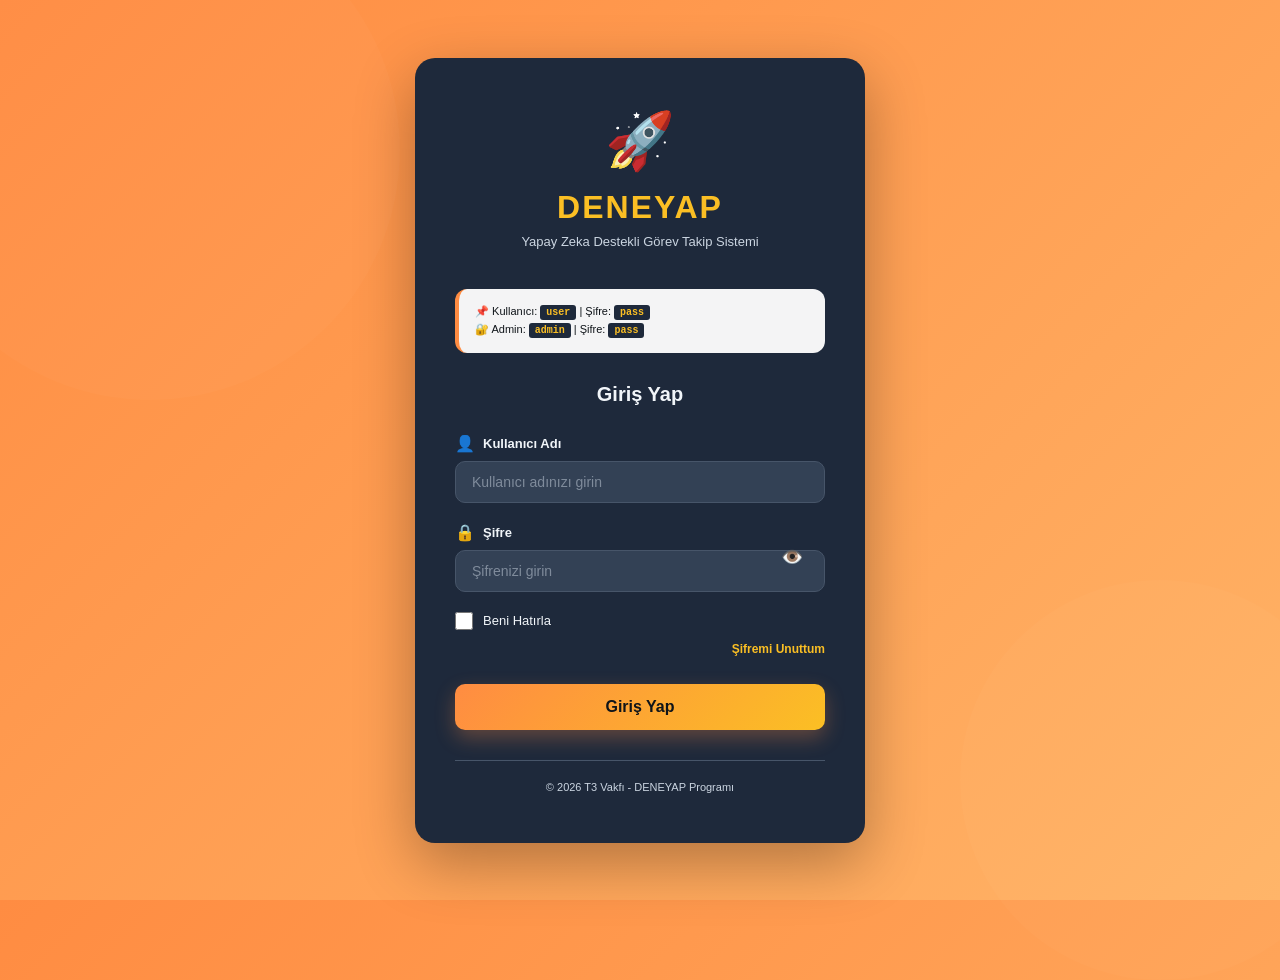
<file: data/index.html>
<!DOCTYPE html>
<html lang="tr">
<head>
    <meta charset="UTF-8">
    <meta name="viewport" content="width=device-width, initial-scale=1.0">
    <title>DENEYAP - Giriş</title>
    <style>
        * {
            margin: 0;
            padding: 0;
            box-sizing: border-box;
        }

        :root {
            --primary: #ff8c42;
            --primary-light: #ffb366;
            --secondary: #fbbf24;
            --dark-bg: #0f1419;
            --dark-surface: #1e293b;
            --dark-surface-alt: #334155;
            --text-light: #f1f5f9;
            --text-soft: #cbd5e1;
            --border: #475569;
        }

        body {
            font-family: -apple-system, BlinkMacSystemFont, "Segoe UI", "Roboto", sans-serif;
            background: linear-gradient(135deg, #ff8c42 0%, #ffb366 100%);
            min-height: 100vh;
            display: flex;
            align-items: center;
            justify-content: center;
            padding: 20px;
            position: relative;
            overflow: hidden;
        }

        /* Dekoratif Daireler */
        body::before,
        body::after {
            content: '';
            position: absolute;
            border-radius: 50%;
            opacity: 0.1;
            pointer-events: none;
        }

        body::before {
            width: 500px;
            height: 500px;
            background: rgba(255, 255, 255, 0.2);
            top: -100px;
            left: -100px;
        }

        body::after {
            width: 400px;
            height: 400px;
            background: rgba(255, 255, 255, 0.2);
            bottom: -80px;
            right: -80px;
        }

        .login-wrapper {
            background: var(--dark-surface);
            border-radius: 20px;
            padding: 50px 40px;
            width: 100%;
            max-width: 450px;
            box-shadow: 0 20px 60px rgba(0, 0, 0, 0.3);
            position: relative;
            z-index: 1;
        }

        /* Logo & Title */
        .logo-section {
            text-align: center;
            margin-bottom: 40px;
        }

        .logo-icon {
            font-size: 56px;
            margin-bottom: 15px;
            display: inline-block;
            animation: float 3s ease-in-out infinite;
        }

        @keyframes float {
            0%, 100% { transform: translateY(0px); }
            50% { transform: translateY(-10px); }
        }

        .logo-section h1 {
            font-size: 32px;
            color: var(--secondary);
            margin-bottom: 8px;
            font-weight: 700;
            letter-spacing: 2px;
        }

        .logo-section p {
            color: var(--text-soft);
            font-size: 13px;
            font-weight: 500;
        }

        /* Demo Info Box */
        .demo-box {
            background: rgba(255, 255, 255, 0.95);
            border-radius: 12px;
            padding: 14px 16px;
            margin-bottom: 30px;
            border-left: 4px solid var(--primary);
        }

        .demo-box p {
            color: var(--dark-bg);
            font-size: 11px;
            margin: 0;
            line-height: 1.6;
        }

        .demo-box code {
            background: var(--dark-surface);
            color: var(--secondary);
            padding: 2px 6px;
            border-radius: 3px;
            font-weight: 600;
            font-size: 10px;
        }

        /* Form */
        .login-form h2 {
            font-size: 20px;
            color: var(--text-light);
            margin-bottom: 28px;
            text-align: center;
        }

        .form-group {
            margin-bottom: 20px;
        }

        .form-group label {
            display: flex;
            align-items: center;
            gap: 8px;
            margin-bottom: 8px;
            color: var(--text-light);
            font-size: 13px;
            font-weight: 600;
        }

        .form-group label .icon {
            font-size: 16px;
        }

        .form-group input[type="text"],
        .form-group input[type="password"] {
            width: 100%;
            padding: 12px 16px;
            background: var(--dark-surface-alt);
            border: 1.5px solid var(--border);
            border-radius: 10px;
            color: var(--text-light);
            font-size: 14px;
            transition: all 0.3s ease;
        }

        .form-group input::placeholder {
            color: rgba(203, 213, 225, 0.5);
        }

        .form-group input:focus {
            outline: none;
            border-color: var(--primary);
            box-shadow: 0 0 0 3px rgba(255, 140, 66, 0.1);
            background: rgba(51, 65, 85, 0.8);
        }

        /* Şifre Input Özel */
        .password-group {
            position: relative;
        }

        .toggle-password {
            position: absolute;
            right: 14px;
            top: 50%;
            transform: translateY(-50%);
            background: none;
            border: none;
            cursor: pointer;
            font-size: 18px;
            padding: 4px 8px;
            color: var(--text-soft);
            transition: color 0.3s;
        }

        .toggle-password:hover {
            color: var(--primary);
        }

        /* Checkbox */
        .form-group.checkbox {
            display: flex;
            align-items: center;
            gap: 10px;
            margin-bottom: 12px;
        }

        .form-group.checkbox input[type="checkbox"] {
            width: 18px;
            height: 18px;
            cursor: pointer;
            accent-color: var(--primary);
        }

        .form-group.checkbox label {
            margin-bottom: 0;
            font-size: 13px;
            font-weight: 400;
            cursor: pointer;
        }

        /* Şifremi Unuttum */
        .forgot-password {
            display: block;
            text-align: right;
            color: var(--secondary);
            text-decoration: none;
            font-size: 12px;
            font-weight: 600;
            margin-bottom: 28px;
            transition: color 0.3s;
        }

        .forgot-password:hover {
            color: var(--primary-light);
        }

        /* Login Button */
        .btn-login {
            width: 100%;
            padding: 14px 20px;
            background: linear-gradient(135deg, var(--primary) 0%, var(--secondary) 100%);
            color: var(--dark-bg);
            border: none;
            border-radius: 10px;
            font-size: 16px;
            font-weight: 700;
            cursor: pointer;
            transition: all 0.3s ease;
            box-shadow: 0 8px 20px rgba(255, 140, 66, 0.3);
        }

        .btn-login:hover {
            transform: translateY(-2px);
            box-shadow: 0 12px 30px rgba(255, 140, 66, 0.4);
        }

        .btn-login:active {
            transform: translateY(0);
        }

        /* Footer */
        .footer {
            text-align: center;
            color: var(--text-soft);
            font-size: 11px;
            margin-top: 30px;
            padding-top: 20px;
            border-top: 1px solid var(--border);
        }

        /* Responsive */
        @media (max-width: 480px) {
            .login-wrapper {
                padding: 30px 20px;
                border-radius: 16px;
            }

            .logo-icon {
                font-size: 44px;
            }

            .logo-section h1 {
                font-size: 26px;
            }

            .demo-box {
                padding: 12px 14px;
            }

            .form-group input {
                padding: 10px 14px;
            }
        }
    </style>
</head>
<body>
    <div class="login-wrapper">
        <!-- Logo & Title -->
        <div class="logo-section">
            <div class="logo-icon">🚀</div>
            <h1>DENEYAP</h1>
            <p>Yapay Zeka Destekli Görev Takip Sistemi</p>
        </div>

        <!-- Demo Info -->
        <div class="demo-box">
            <p>📌 Kullanıcı: <code>user</code> | Şifre: <code>pass</code></p>
            <p>🔐 Admin: <code>admin</code> | Şifre: <code>pass</code></p>
        </div>

        <!-- Login Form -->
        <form class="login-form" id="loginForm">
            <h2>Giriş Yap</h2>

            <!-- Kullanıcı Adı -->
            <div class="form-group">
                <label for="username">
                    <span class="icon">👤</span>
                    Kullanıcı Adı
                </label>
                <input 
                    type="text" 
                    id="username" 
                    placeholder="Kullanıcı adınızı girin"
                    required
                >
            </div>

            <!-- Şifre -->
            <div class="form-group password-group">
                <label for="password">
                    <span class="icon">🔒</span>
                    Şifre
                </label>
                <input 
                    type="password" 
                    id="password" 
                    placeholder="Şifrenizi girin"
                    required
                >
                <button type="button" class="toggle-password" id="togglePassword">👁️</button>
            </div>

            <!-- Remember Me -->
            <div class="form-group checkbox">
                <input type="checkbox" id="rememberMe">
                <label for="rememberMe">Beni Hatırla</label>
            </div>

            <!-- Forgot Password -->
            <a href="#" class="forgot-password">Şifremi Unuttum</a>

            <!-- Login Button -->
            <button type="submit" class="btn-login">Giriş Yap</button>

            <!-- Footer -->
            <div class="footer">
                © 2026 T3 Vakfı - DENEYAP Programı
            </div>
        </form>
    </div>

    <script>
        // Demo Kullanıcılar
        const demoUsers = {
            'user': 'pass',
            'admin': 'pass'
        };

        // Şifre Göz Butonu
        const togglePassword = document.getElementById('togglePassword');
        const passwordInput = document.getElementById('password');

        togglePassword.addEventListener('click', (e) => {
            e.preventDefault();
            const type = passwordInput.getAttribute('type');
            if (type === 'password') {
                passwordInput.setAttribute('type', 'text');
                togglePassword.textContent = '🚫';
            } else {
                passwordInput.setAttribute('type', 'password');
                togglePassword.textContent = '👁️';
            }
        });

        // Form Gönder
        const loginForm = document.getElementById('loginForm');
        loginForm.addEventListener('submit', (e) => {
            e.preventDefault();
            
            const username = document.getElementById('username').value;
            const password = document.getElementById('password').value;
            const rememberMe = document.getElementById('rememberMe').checked;
            
            // Doğrulama
            if (!username || !password) {
                alert('Kullanıcı adı ve şifre gerekli!');
                return;
            }
            
            // Kimlik Doğrulama
            if (demoUsers[username] === password) {
                // Remember Me
                if (rememberMe) {
                    localStorage.setItem('savedUsername', username);
                } else {
                    localStorage.removeItem('savedUsername');
                }
                
                // Giriş Başarılı
                alert(`Hoşgeldiniz, ${username}!`);
                // window.location.href = 'dashboard.html';
            } else {
                alert('❌ Hatalı kullanıcı adı veya şifre!');
                passwordInput.value = '';
                passwordInput.focus();
            }
        });

        // Sayfa Yüklendiğinde Remember Me'yi Kontrol Et
        window.addEventListener('load', () => {
            const savedUsername = localStorage.getItem('savedUsername');
            if (savedUsername) {
                document.getElementById('username').value = savedUsername;
                document.getElementById('rememberMe').checked = true;
                document.getElementById('password').focus();
            }
        });
    </script>
</body>
</html>
</file>
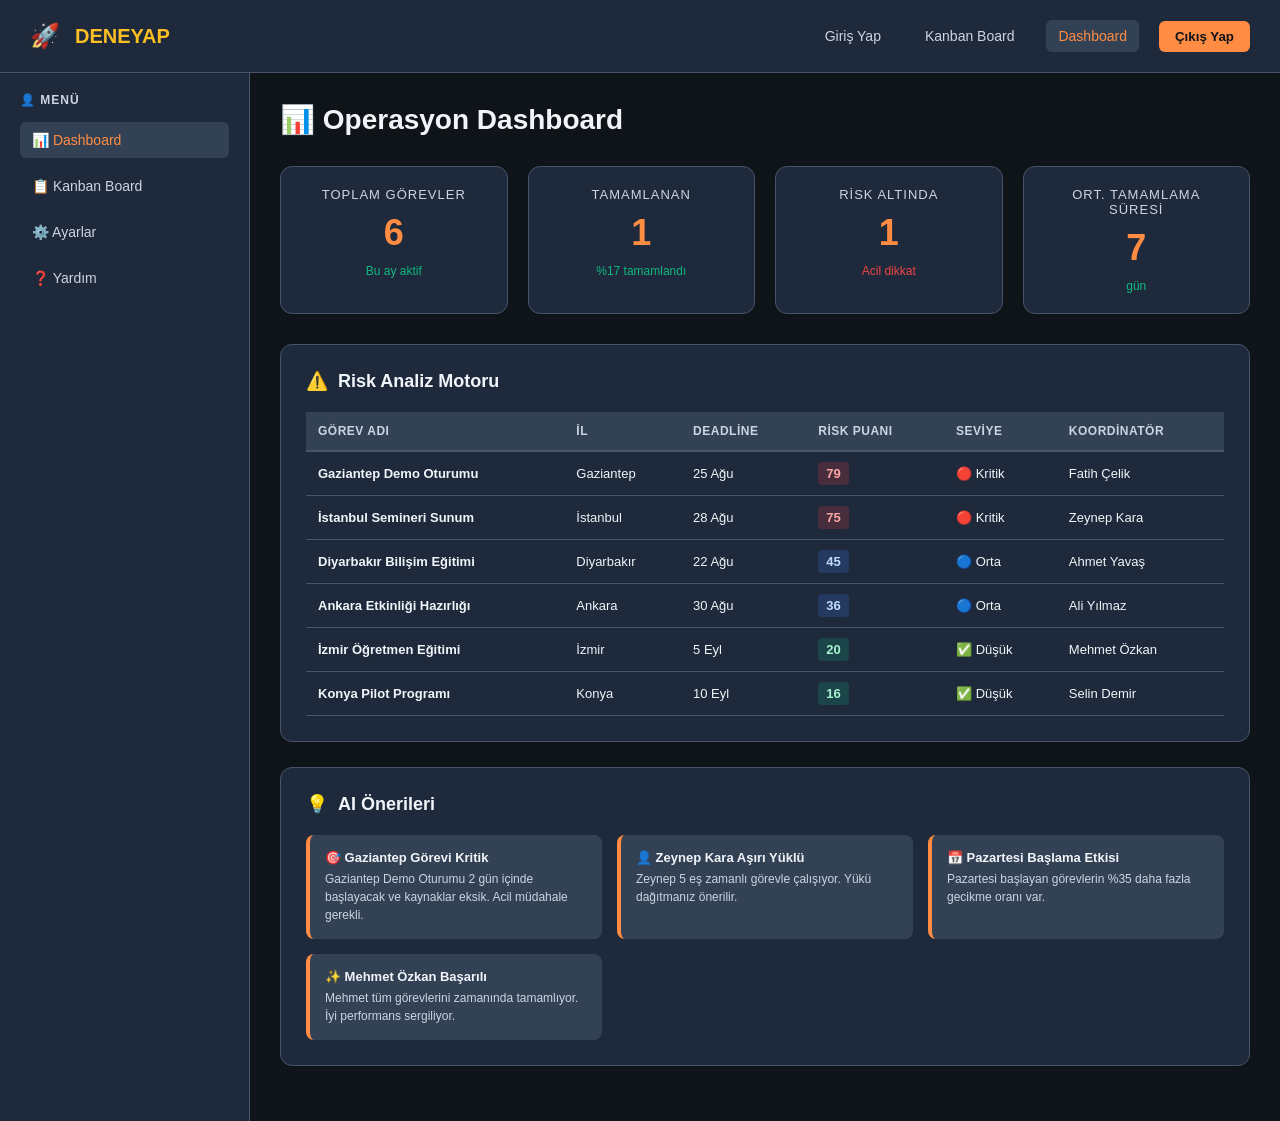
<file: data/dashboard.html>
<!DOCTYPE html>
<html lang="tr">
<head>
    <meta charset="UTF-8">
    <meta name="viewport" content="width=device-width, initial-scale=1.0">
    <title>DENEYAP - Dashboard</title>
    <style>
        * {
            margin: 0;
            padding: 0;
            box-sizing: border-box;
        }

        :root {
            --primary: #ff8c42;
            --primary-light: #ffb366;
            --secondary: #fbbf24;
            --dark-bg: #0f1419;
            --dark-surface: #1e293b;
            --dark-surface-alt: #334155;
            --text-light: #f1f5f9;
            --text-soft: #cbd5e1;
            --border: #475569;
            --success: #10b981;
            --warning: #f59e0b;
            --danger: #ef4444;
            --info: #3b82f6;
        }

        body {
            font-family: -apple-system, BlinkMacSystemFont, "Segoe UI", "Roboto", sans-serif;
            background: var(--dark-bg);
            color: var(--text-light);
        }

        /* Header */
        .header {
            background: var(--dark-surface);
            border-bottom: 1px solid var(--border);
            padding: 20px 30px;
            display: flex;
            justify-content: space-between;
            align-items: center;
            position: sticky;
            top: 0;
            z-index: 100;
        }

        .header-left {
            display: flex;
            align-items: center;
            gap: 15px;
        }

        .logo-mini {
            font-size: 24px;
        }

        .header-title {
            font-size: 20px;
            font-weight: 700;
            color: var(--secondary);
        }

        .header-right {
            display: flex;
            align-items: center;
            gap: 20px;
        }

        .nav-link {
            color: var(--text-soft);
            text-decoration: none;
            font-size: 14px;
            padding: 8px 12px;
            border-radius: 6px;
            transition: all 0.3s;
        }

        .nav-link:hover,
        .nav-link.active {
            background: var(--dark-surface-alt);
            color: var(--primary);
        }

        .btn-logout {
            background: var(--primary);
            color: var(--dark-bg);
            border: none;
            padding: 8px 16px;
            border-radius: 6px;
            font-weight: 600;
            cursor: pointer;
            transition: all 0.3s;
        }

        .btn-logout:hover {
            background: var(--primary-light);
        }

        /* Main Container */
        .container {
            display: flex;
            min-height: calc(100vh - 60px);
        }

        /* Sidebar */
        .sidebar {
            width: 250px;
            background: var(--dark-surface);
            border-right: 1px solid var(--border);
            padding: 20px;
            overflow-y: auto;
        }

        .sidebar h3 {
            font-size: 12px;
            color: var(--text-soft);
            text-transform: uppercase;
            margin-bottom: 15px;
            letter-spacing: 1px;
        }

        .sidebar-menu {
            display: flex;
            flex-direction: column;
            gap: 10px;
        }

        .sidebar-item {
            color: var(--text-soft);
            text-decoration: none;
            padding: 10px 12px;
            border-radius: 6px;
            font-size: 14px;
            transition: all 0.3s;
            display: flex;
            align-items: center;
            gap: 10px;
        }

        .sidebar-item:hover,
        .sidebar-item.active {
            background: var(--dark-surface-alt);
            color: var(--primary);
        }

        /* Main Content */
        .main-content {
            flex: 1;
            padding: 30px;
            overflow-y: auto;
        }

        .page-title {
            font-size: 28px;
            color: var(--text-light);
            margin-bottom: 30px;
        }

        /* Stats Grid */
        .stats-grid {
            display: grid;
            grid-template-columns: repeat(auto-fit, minmax(200px, 1fr));
            gap: 20px;
            margin-bottom: 30px;
        }

        .stat-card {
            background: var(--dark-surface);
            border: 1px solid var(--border);
            border-radius: 12px;
            padding: 20px;
            text-align: center;
        }

        .stat-label {
            color: var(--text-soft);
            font-size: 13px;
            text-transform: uppercase;
            letter-spacing: 1px;
            margin-bottom: 10px;
        }

        .stat-value {
            font-size: 36px;
            font-weight: 700;
            color: var(--primary);
            margin-bottom: 10px;
        }

        .stat-change {
            font-size: 12px;
            color: var(--success);
        }

        .stat-change.negative {
            color: var(--danger);
        }

        /* Section */
        .section {
            background: var(--dark-surface);
            border: 1px solid var(--border);
            border-radius: 12px;
            padding: 25px;
            margin-bottom: 25px;
        }

        .section-title {
            font-size: 18px;
            font-weight: 700;
            margin-bottom: 20px;
            display: flex;
            align-items: center;
            gap: 10px;
        }

        /* Risk Table */
        .risk-table {
            width: 100%;
            border-collapse: collapse;
        }

        .risk-table thead {
            background: var(--dark-surface-alt);
        }

        .risk-table th {
            padding: 12px;
            text-align: left;
            font-size: 12px;
            font-weight: 600;
            color: var(--text-soft);
            text-transform: uppercase;
            letter-spacing: 0.5px;
            border-bottom: 2px solid var(--border);
        }

        .risk-table td {
            padding: 14px 12px;
            border-bottom: 1px solid var(--border);
            font-size: 13px;
        }

        .risk-table tr:hover {
            background: rgba(255, 140, 66, 0.05);
        }

        .task-name {
            font-weight: 600;
            color: var(--text-light);
        }

        .risk-score {
            font-weight: 700;
            padding: 4px 8px;
            border-radius: 4px;
            text-align: center;
            min-width: 50px;
        }

        .risk-score.low {
            background: rgba(16, 185, 129, 0.2);
            color: #a7f3d0;
        }

        .risk-score.medium {
            background: rgba(59, 130, 246, 0.2);
            color: #bfdbfe;
        }

        .risk-score.high {
            background: rgba(245, 158, 11, 0.2);
            color: #fed7aa;
        }

        .risk-score.critical {
            background: rgba(239, 68, 68, 0.2);
            color: #fca5a5;
        }

        /* Insights Grid */
        .insights-grid {
            display: grid;
            grid-template-columns: repeat(auto-fit, minmax(250px, 1fr));
            gap: 15px;
        }

        .insight-card {
            background: var(--dark-surface-alt);
            border-left: 4px solid var(--primary);
            border-radius: 8px;
            padding: 15px;
        }

        .insight-title {
            font-weight: 600;
            color: var(--text-light);
            margin-bottom: 5px;
            font-size: 13px;
        }

        .insight-text {
            color: var(--text-soft);
            font-size: 12px;
            line-height: 1.5;
        }

        /* Progress Bar */
        .progress-bar {
            height: 8px;
            background: var(--dark-surface-alt);
            border-radius: 4px;
            overflow: hidden;
            margin-top: 10px;
        }

        .progress-fill {
            height: 100%;
            background: linear-gradient(90deg, var(--primary), var(--secondary));
            border-radius: 4px;
            transition: width 0.3s;
        }

        /* Responsive */
        @media (max-width: 768px) {
            .sidebar {
                display: none;
            }

            .main-content {
                padding: 15px;
            }

            .stats-grid {
                grid-template-columns: 1fr;
            }

            .page-title {
                font-size: 22px;
            }

            .risk-table {
                font-size: 12px;
            }

            .risk-table th,
            .risk-table td {
                padding: 8px;
            }
        }
    </style>
</head>
<body>
    <!-- Header -->
    <header class="header">
        <div class="header-left">
            <div class="logo-mini">🚀</div>
            <div class="header-title">DENEYAP</div>
        </div>
        <div class="header-right">
            <a href="index.html" class="nav-link">Giriş Yap</a>
            <a href="kanban.html" class="nav-link">Kanban Board</a>
            <a href="dashboard.html" class="nav-link active">Dashboard</a>
            <button class="btn-logout" onclick="logout()">Çıkış Yap</button>
        </div>
    </header>

    <div class="container">
        <!-- Sidebar -->
        <aside class="sidebar">
            <h3>👤 Menü</h3>
            <div class="sidebar-menu">
                <a href="dashboard.html" class="sidebar-item active">📊 Dashboard</a>
                <a href="kanban.html" class="sidebar-item">📋 Kanban Board</a>
                <a href="#" class="sidebar-item">⚙️ Ayarlar</a>
                <a href="#" class="sidebar-item">❓ Yardım</a>
            </div>
        </aside>

        <!-- Main Content -->
        <main class="main-content">
            <h1 class="page-title">📊 Operasyon Dashboard</h1>

            <!-- Stats Grid -->
            <div class="stats-grid">
                <div class="stat-card">
                    <div class="stat-label">Toplam Görevler</div>
                    <div class="stat-value" id="totalTasks">0</div>
                    <div class="stat-change">Bu ay aktif</div>
                </div>

                <div class="stat-card">
                    <div class="stat-label">Tamamlanan</div>
                    <div class="stat-value" id="completedTasks">0</div>
                    <div class="stat-change" id="completionPercentage">%0</div>
                </div>

                <div class="stat-card">
                    <div class="stat-label">Risk Altında</div>
                    <div class="stat-value" id="atRiskTasks">0</div>
                    <div class="stat-change negative">Acil dikkat</div>
                </div>

                <div class="stat-card">
                    <div class="stat-label">Ort. Tamamlama Süresi</div>
                    <div class="stat-value" id="avgCompletion">0</div>
                    <div class="stat-change">gün</div>
                </div>
            </div>

            <!-- Risk Analysis Section -->
            <div class="section">
                <div class="section-title">
                    <span>⚠️</span>
                    Risk Analiz Motoru
                </div>
                
                <table class="risk-table">
                    <thead>
                        <tr>
                            <th>Görev Adı</th>
                            <th>İl</th>
                            <th>Deadline</th>
                            <th>Risk Puanı</th>
                            <th>Seviye</th>
                            <th>Koordinatör</th>
                        </tr>
                    </thead>
                    <tbody id="riskTableBody">
                        <!-- Risk görevleri dinamik olarak eklenir -->
                    </tbody>
                </table>
            </div>

            <!-- AI Recommendations Section -->
            <div class="section">
                <div class="section-title">
                    <span>💡</span>
                    AI Önerileri
                </div>

                <div class="insights-grid" id="insightsContainer">
                    <!-- Öneriler dinamik olarak eklenir -->
                </div>
            </div>
        </main>
    </div>

    <script>
        // Mock Task Data
        const mockTasks = [
            {
                id: 1,
                title: "Ankara Etkinliği Hazırlığı",
                province: "Ankara",
                deadline: "2026-08-30",
                status: "in_progress",
                coordinator: "Ali Yılmaz",
                deadline_proximity: 4,
                resources_missing: 30,
                coordinator_workload: 3
            },
            {
                id: 2,
                title: "İstanbul Semineri Sunum",
                province: "İstanbul",
                deadline: "2026-08-28",
                status: "in_progress",
                coordinator: "Zeynep Kara",
                deadline_proximity: 2,
                resources_missing: 50,
                coordinator_workload: 5
            },
            {
                id: 3,
                title: "İzmir Öğretmen Eğitimi",
                province: "İzmir",
                deadline: "2026-09-05",
                status: "pending",
                coordinator: "Mehmet Özkan",
                deadline_proximity: 10,
                resources_missing: 10,
                coordinator_workload: 2
            },
            {
                id: 4,
                title: "Gaziantep Demo Oturumu",
                province: "Gaziantep",
                deadline: "2026-08-25",
                status: "at_risk",
                coordinator: "Fatih Çelik",
                deadline_proximity: 1,
                resources_missing: 100,
                coordinator_workload: 4
            },
            {
                id: 5,
                title: "Konya Pilot Programı",
                province: "Konya",
                deadline: "2026-09-10",
                status: "in_progress",
                coordinator: "Selin Demir",
                deadline_proximity: 15,
                resources_missing: 20,
                coordinator_workload: 3
            },
            {
                id: 6,
                title: "Diyarbakır Bilişim Eğitimi",
                province: "Diyarbakır",
                deadline: "2026-08-22",
                status: "completed",
                coordinator: "Ahmet Yavaş",
                deadline_proximity: 0,
                resources_missing: 0,
                coordinator_workload: 1
            }
        ];

        // Risk Scoring Algorithm
        function calculateRiskScore(task) {
            let score = 0;

            // 40% - Deadline Proximity
            if (task.deadline_proximity <= 2) score += 100 * 0.40;
            else if (task.deadline_proximity <= 5) score += 60 * 0.40;
            else if (task.deadline_proximity <= 10) score += 30 * 0.40;
            else score += 10 * 0.40;

            // 30% - Resource Deficiency
            if (task.resources_missing === 100) score += 100 * 0.30;
            else if (task.resources_missing >= 50) score += 60 * 0.30;
            else score += 10 * 0.30;

            // 20% - Coordinator Workload
            if (task.coordinator_workload >= 5) score += 80 * 0.20;
            else if (task.coordinator_workload >= 3) score += 40 * 0.20;
            else if (task.coordinator_workload === 2) score += 20 * 0.20;
            else score += 5 * 0.20;

            // 10% - Historical Pattern (mock)
            score += 5 * 0.10;

            return Math.round(score);
        }

        function getRiskLevel(score) {
            if (score < 30) return 'low';
            if (score < 50) return 'medium';
            if (score < 70) return 'high';
            return 'critical';
        }

        function getRiskLevelText(level) {
            const levels = {
                low: '✅ Düşük',
                medium: '🔵 Orta',
                high: '🟠 Yüksek',
                critical: '🔴 Kritik'
            };
            return levels[level] || 'Bilinmiyor';
        }

        // Calculate Statistics
        function calculateStats() {
            const completed = mockTasks.filter(t => t.status === 'completed').length;
            const atRisk = mockTasks.filter(t => t.status === 'at_risk').length;
            const total = mockTasks.length;
            const completionRate = Math.round((completed / total) * 100);

            document.getElementById('totalTasks').textContent = total;
            document.getElementById('completedTasks').textContent = completed;
            document.getElementById('completionPercentage').textContent = `%${completionRate} tamamlandı`;
            document.getElementById('atRiskTasks').textContent = atRisk;
            document.getElementById('avgCompletion').textContent = '7';
        }

        // Render Risk Table
        function renderRiskTable() {
            const tasksWithRisk = mockTasks
                .map(task => ({
                    ...task,
                    riskScore: calculateRiskScore(task)
                }))
                .sort((a, b) => b.riskScore - a.riskScore)
                .slice(0, 10);

            const html = tasksWithRisk
                .map(task => {
                    const riskLevel = getRiskLevel(task.riskScore);
                    const date = new Date(task.deadline).toLocaleDateString('tr-TR', {
                        month: 'short',
                        day: 'numeric'
                    });

                    return `
                        <tr>
                            <td class="task-name">${task.title}</td>
                            <td>${task.province}</td>
                            <td>${date}</td>
                            <td>
                                <span class="risk-score ${riskLevel}">${task.riskScore}</span>
                            </td>
                            <td>${getRiskLevelText(riskLevel)}</td>
                            <td>${task.coordinator}</td>
                        </tr>
                    `;
                })
                .join('');

            document.getElementById('riskTableBody').innerHTML = html;
        }

        // Render AI Insights
        function renderInsights() {
            const insights = [
                {
                    title: "🎯 Gaziantep Görevi Kritik",
                    text: "Gaziantep Demo Oturumu 2 gün içinde başlayacak ve kaynaklar eksik. Acil müdahale gerekli."
                },
                {
                    title: "👤 Zeynep Kara Aşırı Yüklü",
                    text: "Zeynep 5 eş zamanlı görevle çalışıyor. Yükü dağıtmanız önerilir."
                },
                {
                    title: "📅 Pazartesi Başlama Etkisi",
                    text: "Pazartesi başlayan görevlerin %35 daha fazla gecikme oranı var."
                },
                {
                    title: "✨ Mehmet Özkan Başarılı",
                    text: "Mehmet tüm görevlerini zamanında tamamlıyor. İyi performans sergiliyor."
                }
            ];

            const html = insights
                .map(insight => `
                    <div class="insight-card">
                        <div class="insight-title">${insight.title}</div>
                        <div class="insight-text">${insight.text}</div>
                    </div>
                `)
                .join('');

            document.getElementById('insightsContainer').innerHTML = html;
        }

        function logout() {
            if (confirm('Çıkmak istediğinizden emin misiniz?')) {
                window.location.href = 'index.html';
            }
        }

        // Initialize
        window.addEventListener('load', () => {
            calculateStats();
            renderRiskTable();
            renderInsights();
        });
    </script>
</body>
</html>
</file>
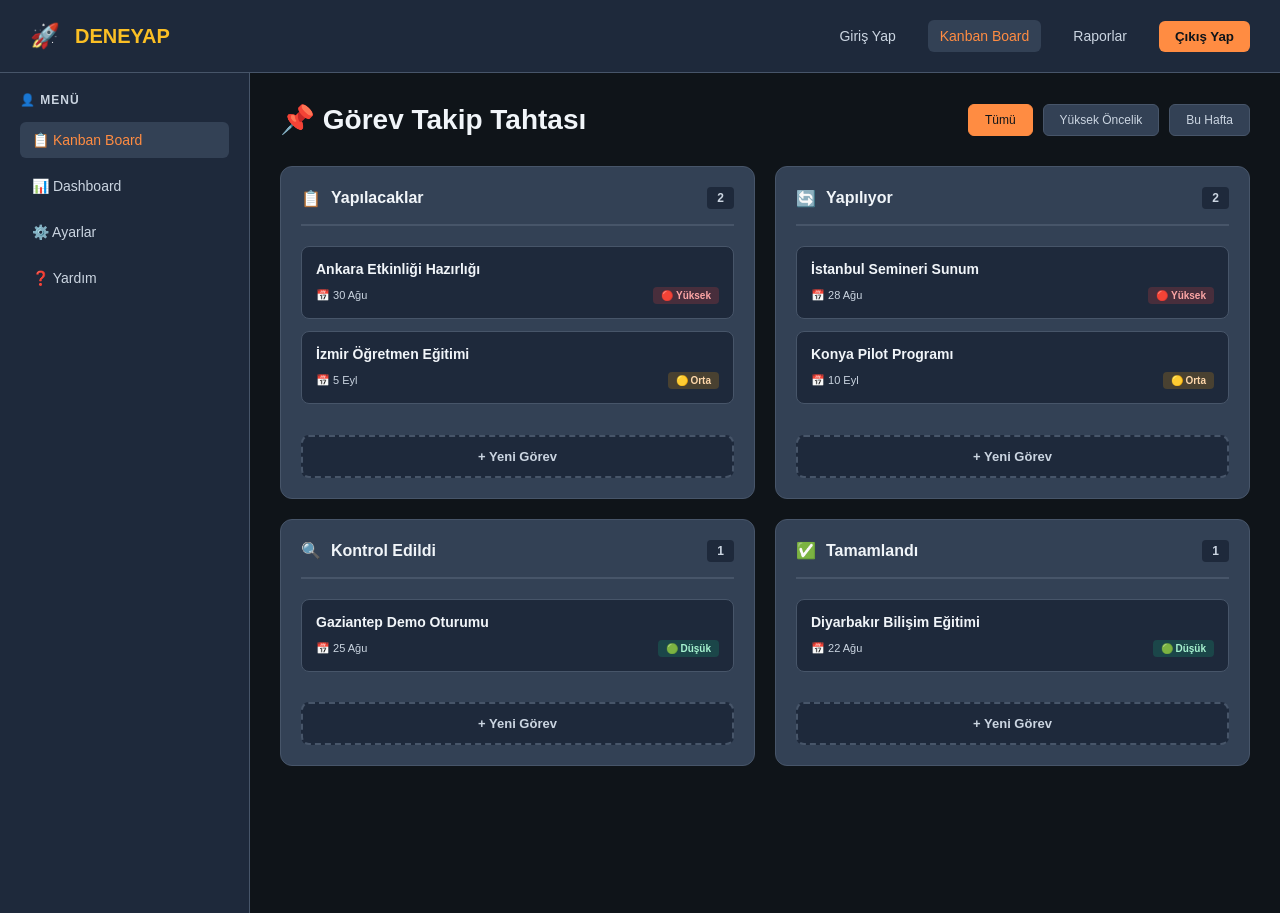
<file: data/kanban.html>
<!DOCTYPE html>
<html lang="tr">
<head>
    <meta charset="UTF-8">
    <meta name="viewport" content="width=device-width, initial-scale=1.0">
    <title>DENEYAP - Kanban Board</title>
    <style>
        * {
            margin: 0;
            padding: 0;
            box-sizing: border-box;
        }

        :root {
            --primary: #ff8c42;
            --primary-light: #ffb366;
            --secondary: #fbbf24;
            --dark-bg: #0f1419;
            --dark-surface: #1e293b;
            --dark-surface-alt: #334155;
            --text-light: #f1f5f9;
            --text-soft: #cbd5e1;
            --border: #475569;
            --success: #10b981;
            --warning: #f59e0b;
            --danger: #ef4444;
        }

        body {
            font-family: -apple-system, BlinkMacSystemFont, "Segoe UI", "Roboto", sans-serif;
            background: var(--dark-bg);
            color: var(--text-light);
        }

        /* Header */
        .header {
            background: var(--dark-surface);
            border-bottom: 1px solid var(--border);
            padding: 20px 30px;
            display: flex;
            justify-content: space-between;
            align-items: center;
            position: sticky;
            top: 0;
            z-index: 100;
        }

        .header-left {
            display: flex;
            align-items: center;
            gap: 15px;
        }

        .logo-mini {
            font-size: 24px;
        }

        .header-title {
            font-size: 20px;
            font-weight: 700;
            color: var(--secondary);
        }

        .header-right {
            display: flex;
            align-items: center;
            gap: 20px;
        }

        .nav-link {
            color: var(--text-soft);
            text-decoration: none;
            font-size: 14px;
            padding: 8px 12px;
            border-radius: 6px;
            transition: all 0.3s;
        }

        .nav-link:hover,
        .nav-link.active {
            background: var(--dark-surface-alt);
            color: var(--primary);
        }

        .btn-logout {
            background: var(--primary);
            color: var(--dark-bg);
            border: none;
            padding: 8px 16px;
            border-radius: 6px;
            font-weight: 600;
            cursor: pointer;
            transition: all 0.3s;
        }

        .btn-logout:hover {
            background: var(--primary-light);
        }

        /* Main Container */
        .container {
            display: flex;
            min-height: calc(100vh - 60px);
        }

        /* Sidebar */
        .sidebar {
            width: 250px;
            background: var(--dark-surface);
            border-right: 1px solid var(--border);
            padding: 20px;
        }

        .sidebar h3 {
            font-size: 12px;
            color: var(--text-soft);
            text-transform: uppercase;
            margin-bottom: 15px;
            letter-spacing: 1px;
        }

        .sidebar-menu {
            display: flex;
            flex-direction: column;
            gap: 10px;
        }

        .sidebar-item {
            color: var(--text-soft);
            text-decoration: none;
            padding: 10px 12px;
            border-radius: 6px;
            font-size: 14px;
            transition: all 0.3s;
            display: flex;
            align-items: center;
            gap: 10px;
        }

        .sidebar-item:hover,
        .sidebar-item.active {
            background: var(--dark-surface-alt);
            color: var(--primary);
        }

        /* Main Content */
        .main-content {
            flex: 1;
            padding: 30px;
            overflow-x: auto;
        }

        .kanban-header {
            display: flex;
            justify-content: space-between;
            align-items: center;
            margin-bottom: 30px;
        }

        .kanban-header h1 {
            font-size: 28px;
            color: var(--text-light);
        }

        .filter-buttons {
            display: flex;
            gap: 10px;
        }

        .filter-btn {
            background: var(--dark-surface-alt);
            color: var(--text-soft);
            border: 1px solid var(--border);
            padding: 8px 16px;
            border-radius: 6px;
            cursor: pointer;
            font-size: 12px;
            transition: all 0.3s;
        }

        .filter-btn:hover,
        .filter-btn.active {
            background: var(--primary);
            color: var(--dark-bg);
            border-color: var(--primary);
        }

        /* Kanban Board */
        .kanban-board {
            display: grid;
            grid-template-columns: repeat(4, 1fr);
            gap: 20px;
            min-height: 600px;
        }

        .kanban-column {
            background: var(--dark-surface-alt);
            border-radius: 12px;
            padding: 20px;
            display: flex;
            flex-direction: column;
            border: 1px solid var(--border);
        }

        .column-header {
            display: flex;
            justify-content: space-between;
            align-items: center;
            margin-bottom: 20px;
            padding-bottom: 15px;
            border-bottom: 2px solid var(--border);
        }

        .column-title {
            font-size: 16px;
            font-weight: 700;
            display: flex;
            align-items: center;
            gap: 10px;
        }

        .column-count {
            background: var(--dark-surface);
            color: var(--text-soft);
            padding: 4px 10px;
            border-radius: 4px;
            font-size: 12px;
            font-weight: 600;
        }

        /* Task Cards */
        .tasks-container {
            display: flex;
            flex-direction: column;
            gap: 12px;
            flex: 1;
        }

        .task-card {
            background: var(--dark-surface);
            border: 1px solid var(--border);
            border-radius: 8px;
            padding: 14px;
            cursor: grab;
            transition: all 0.3s;
        }

        .task-card:hover {
            border-color: var(--primary);
            box-shadow: 0 4px 12px rgba(255, 140, 66, 0.2);
            transform: translateY(-2px);
        }

        .task-title {
            font-size: 14px;
            font-weight: 600;
            margin-bottom: 10px;
            color: var(--text-light);
        }

        .task-meta {
            display: flex;
            justify-content: space-between;
            align-items: center;
            gap: 8px;
            flex-wrap: wrap;
        }

        .task-deadline {
            font-size: 11px;
            color: var(--text-soft);
        }

        .priority-badge {
            font-size: 10px;
            padding: 3px 8px;
            border-radius: 4px;
            font-weight: 600;
        }

        .priority-high {
            background: rgba(239, 68, 68, 0.2);
            color: #fca5a5;
        }

        .priority-medium {
            background: rgba(245, 158, 11, 0.2);
            color: #fed7aa;
        }

        .priority-low {
            background: rgba(16, 185, 129, 0.2);
            color: #a7f3d0;
        }

        /* Add Task Button */
        .add-task-btn {
            background: var(--dark-surface);
            border: 2px dashed var(--border);
            color: var(--text-soft);
            padding: 12px;
            border-radius: 8px;
            cursor: pointer;
            font-size: 13px;
            font-weight: 600;
            transition: all 0.3s;
            margin-top: auto;
        }

        .add-task-btn:hover {
            border-color: var(--primary);
            color: var(--primary);
            background: rgba(255, 140, 66, 0.05);
        }

        /* Modal */
        .modal {
            display: none;
            position: fixed;
            top: 0;
            left: 0;
            right: 0;
            bottom: 0;
            background: rgba(0, 0, 0, 0.7);
            z-index: 1000;
            align-items: center;
            justify-content: center;
        }

        .modal.active {
            display: flex;
        }

        .modal-content {
            background: var(--dark-surface);
            border-radius: 12px;
            padding: 30px;
            width: 90%;
            max-width: 400px;
            border: 1px solid var(--border);
        }

        .modal-header {
            font-size: 20px;
            font-weight: 700;
            margin-bottom: 20px;
            color: var(--text-light);
        }

        .form-group {
            margin-bottom: 15px;
        }

        .form-group label {
            display: block;
            margin-bottom: 6px;
            font-size: 13px;
            font-weight: 600;
            color: var(--text-soft);
        }

        .form-group input,
        .form-group select {
            width: 100%;
            padding: 10px;
            background: var(--dark-surface-alt);
            border: 1px solid var(--border);
            border-radius: 6px;
            color: var(--text-light);
            font-size: 13px;
        }

        .form-group input:focus,
        .form-group select:focus {
            outline: none;
            border-color: var(--primary);
        }

        .modal-buttons {
            display: flex;
            gap: 10px;
            margin-top: 20px;
        }

        .btn-submit {
            flex: 1;
            background: linear-gradient(135deg, var(--primary) 0%, var(--secondary) 100%);
            color: var(--dark-bg);
            border: none;
            padding: 10px;
            border-radius: 6px;
            font-weight: 600;
            cursor: pointer;
            font-size: 13px;
        }

        .btn-cancel {
            flex: 1;
            background: var(--dark-surface-alt);
            color: var(--text-soft);
            border: 1px solid var(--border);
            padding: 10px;
            border-radius: 6px;
            font-weight: 600;
            cursor: pointer;
            font-size: 13px;
        }

        /* Responsive */
        @media (max-width: 1400px) {
            .kanban-board {
                grid-template-columns: repeat(2, 1fr);
            }
        }

        @media (max-width: 768px) {
            .sidebar {
                display: none;
            }

            .main-content {
                padding: 15px;
            }

            .kanban-board {
                grid-template-columns: 1fr;
            }

            .kanban-header {
                flex-direction: column;
                gap: 15px;
            }
        }
    </style>
</head>
<body>
    <!-- Header -->
    <header class="header">
        <div class="header-left">
            <div class="logo-mini">🚀</div>
            <div class="header-title">DENEYAP</div>
        </div>
        <div class="header-right">
            <a href="index.html" class="nav-link">Giriş Yap</a>
            <a href="kanban.html" class="nav-link active">Kanban Board</a>
            <a href="#" class="nav-link">Raporlar</a>
            <button class="btn-logout" onclick="logout()">Çıkış Yap</button>
        </div>
    </header>

    <div class="container">
        <!-- Sidebar -->
        <aside class="sidebar">
            <h3>👤 Menü</h3>
            <div class="sidebar-menu">
                <a href="kanban.html" class="sidebar-item active">📋 Kanban Board</a>
                <a href="#" class="sidebar-item">📊 Dashboard</a>
                <a href="#" class="sidebar-item">⚙️ Ayarlar</a>
                <a href="#" class="sidebar-item">❓ Yardım</a>
            </div>
        </aside>

        <!-- Main Content -->
        <main class="main-content">
            <!-- Header -->
            <div class="kanban-header">
                <h1>📌 Görev Takip Tahtası</h1>
                <div class="filter-buttons">
                    <button class="filter-btn active">Tümü</button>
                    <button class="filter-btn">Yüksek Öncelik</button>
                    <button class="filter-btn">Bu Hafta</button>
                </div>
            </div>

            <!-- Kanban Board -->
            <div class="kanban-board">
                <!-- Column 1: Yapılacaklar -->
                <div class="kanban-column">
                    <div class="column-header">
                        <div class="column-title">
                            <span>📋</span>
                            Yapılacaklar
                        </div>
                        <div class="column-count" id="todo-count">0</div>
                    </div>
                    <div class="tasks-container" id="todo-tasks"></div>
                    <button class="add-task-btn" onclick="openModal('todo')">+ Yeni Görev</button>
                </div>

                <!-- Column 2: Yapılıyor -->
                <div class="kanban-column">
                    <div class="column-header">
                        <div class="column-title">
                            <span>🔄</span>
                            Yapılıyor
                        </div>
                        <div class="column-count" id="progress-count">0</div>
                    </div>
                    <div class="tasks-container" id="progress-tasks"></div>
                    <button class="add-task-btn" onclick="openModal('progress')">+ Yeni Görev</button>
                </div>

                <!-- Column 3: Kontrol Edildi -->
                <div class="kanban-column">
                    <div class="column-header">
                        <div class="column-title">
                            <span>🔍</span>
                            Kontrol Edildi
                        </div>
                        <div class="column-count" id="review-count">0</div>
                    </div>
                    <div class="tasks-container" id="review-tasks"></div>
                    <button class="add-task-btn" onclick="openModal('review')">+ Yeni Görev</button>
                </div>

                <!-- Column 4: Tamamlandı -->
                <div class="kanban-column">
                    <div class="column-header">
                        <div class="column-title">
                            <span>✅</span>
                            Tamamlandı
                        </div>
                        <div class="column-count" id="done-count">0</div>
                    </div>
                    <div class="tasks-container" id="done-tasks"></div>
                    <button class="add-task-btn" onclick="openModal('done')">+ Yeni Görev</button>
                </div>
            </div>
        </main>
    </div>

    <!-- Modal -->
    <div class="modal" id="taskModal">
        <div class="modal-content">
            <div class="modal-header">Yeni Görev Ekle</div>
            
            <div class="form-group">
                <label>Görev Adı</label>
                <input type="text" id="taskName" placeholder="Görev adını gir">
            </div>

            <div class="form-group">
                <label>Deadline</label>
                <input type="date" id="taskDeadline">
            </div>

            <div class="form-group">
                <label>Öncelik</label>
                <select id="taskPriority">
                    <option value="low">Düşük</option>
                    <option value="medium" selected>Orta</option>
                    <option value="high">Yüksek</option>
                </select>
            </div>

            <div class="modal-buttons">
                <button class="btn-submit" onclick="addTask()">Ekle</button>
                <button class="btn-cancel" onclick="closeModal()">İptal</button>
            </div>
        </div>
    </div>

    <script>
        let currentColumn = '';
        let taskId = 0;

        const mockTasks = [
            { id: 1, title: "Ankara Etkinliği Hazırlığı", deadline: "2026-08-30", priority: "high", status: "todo" },
            { id: 2, title: "İstanbul Semineri Sunum", deadline: "2026-08-28", priority: "high", status: "progress" },
            { id: 3, title: "İzmir Öğretmen Eğitimi", deadline: "2026-09-05", priority: "medium", status: "todo" },
            { id: 4, title: "Gaziantep Demo Oturumu", deadline: "2026-08-25", priority: "low", status: "review" },
            { id: 5, title: "Konya Pilot Programı", deadline: "2026-09-10", priority: "medium", status: "progress" },
            { id: 6, title: "Diyarbakır Bilişim Eğitimi", deadline: "2026-08-22", priority: "low", status: "done" }
        ];

        let tasks = [...mockTasks];
        taskId = Math.max(...tasks.map(t => t.id)) + 1;

        function renderTasks() {
            const todoTasks = tasks.filter(t => t.status === 'todo');
            const progressTasks = tasks.filter(t => t.status === 'progress');
            const reviewTasks = tasks.filter(t => t.status === 'review');
            const doneTasks = tasks.filter(t => t.status === 'done');

            document.getElementById('todo-tasks').innerHTML = todoTasks.map(t => createTaskCard(t)).join('');
            document.getElementById('progress-tasks').innerHTML = progressTasks.map(t => createTaskCard(t)).join('');
            document.getElementById('review-tasks').innerHTML = reviewTasks.map(t => createTaskCard(t)).join('');
            document.getElementById('done-tasks').innerHTML = doneTasks.map(t => createTaskCard(t)).join('');

            document.getElementById('todo-count').textContent = todoTasks.length;
            document.getElementById('progress-count').textContent = progressTasks.length;
            document.getElementById('review-count').textContent = reviewTasks.length;
            document.getElementById('done-count').textContent = doneTasks.length;
        }

        function createTaskCard(task) {
            const date = new Date(task.deadline);
            const formattedDate = date.toLocaleDateString('tr-TR', { month: 'short', day: 'numeric' });
            
            return `
                <div class="task-card" draggable="true" data-id="${task.id}">
                    <div class="task-title">${task.title}</div>
                    <div class="task-meta">
                        <div class="task-deadline">📅 ${formattedDate}</div>
                        <span class="priority-badge priority-${task.priority}">
                            ${task.priority === 'high' ? '🔴 Yüksek' : task.priority === 'medium' ? '🟡 Orta' : '🟢 Düşük'}
                        </span>
                    </div>
                </div>
            `;
        }

        function openModal(column) {
            currentColumn = column;
            document.getElementById('taskModal').classList.add('active');
            document.getElementById('taskName').focus();
        }

        function closeModal() {
            document.getElementById('taskModal').classList.remove('active');
            document.getElementById('taskName').value = '';
            document.getElementById('taskDeadline').value = '';
            document.getElementById('taskPriority').value = 'medium';
        }

        function addTask() {
            const name = document.getElementById('taskName').value.trim();
            const deadline = document.getElementById('taskDeadline').value;
            const priority = document.getElementById('taskPriority').value;

            if (!name) {
                alert('Görev adı gerekli!');
                return;
            }

            const newTask = {
                id: taskId++,
                title: name,
                deadline: deadline || new Date().toISOString().split('T')[0],
                priority: priority,
                status: currentColumn
            };

            tasks.push(newTask);
            renderTasks();
            closeModal();
        }

        function logout() {
            if (confirm('Çıkmak istediğinizden emin misiniz?')) {
                window.location.href = 'index.html';
            }
        }

        document.getElementById('taskModal').addEventListener('click', (e) => {
            if (e.target.id === 'taskModal') {
                closeModal();
            }
        });

        document.addEventListener('keypress', (e) => {
            if (e.key === 'Enter' && document.getElementById('taskModal').classList.contains('active')) {
                addTask();
            }
        });

        renderTasks();
    </script>
</body>
</html>
</file>
